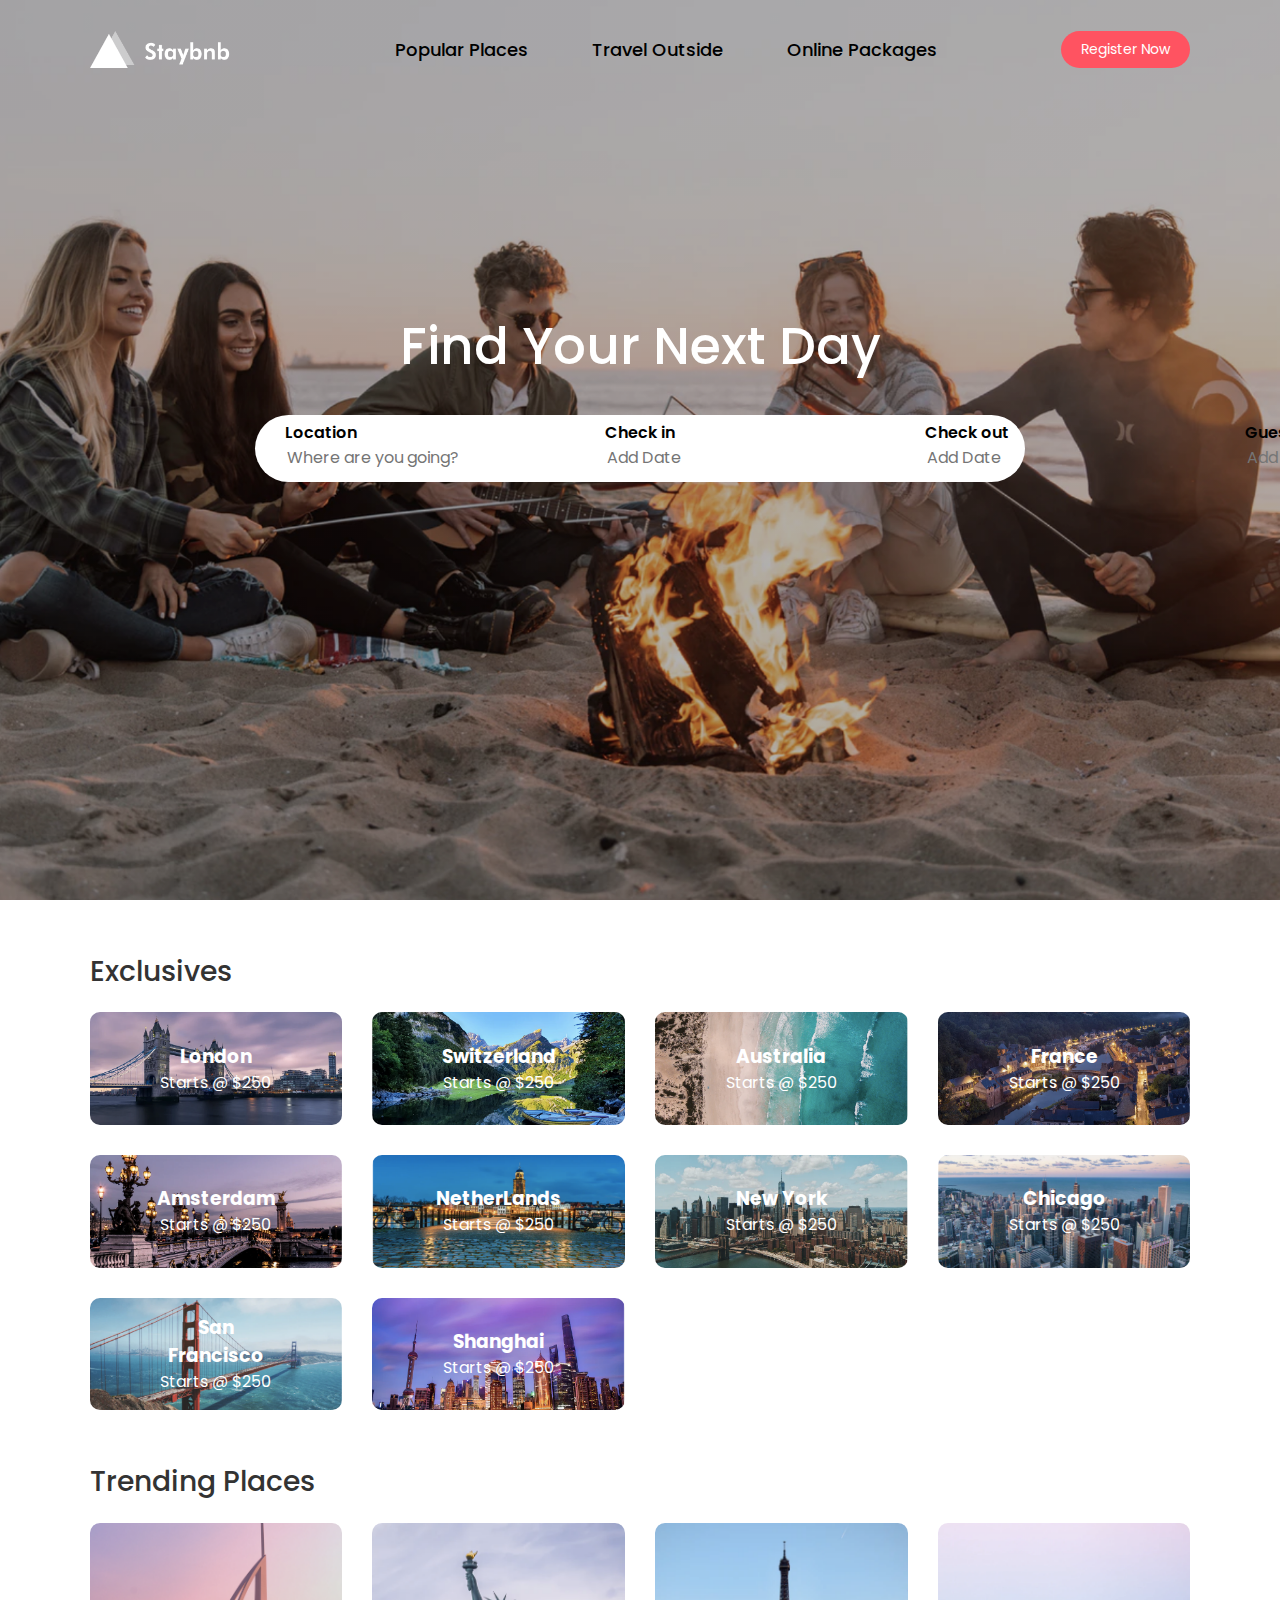
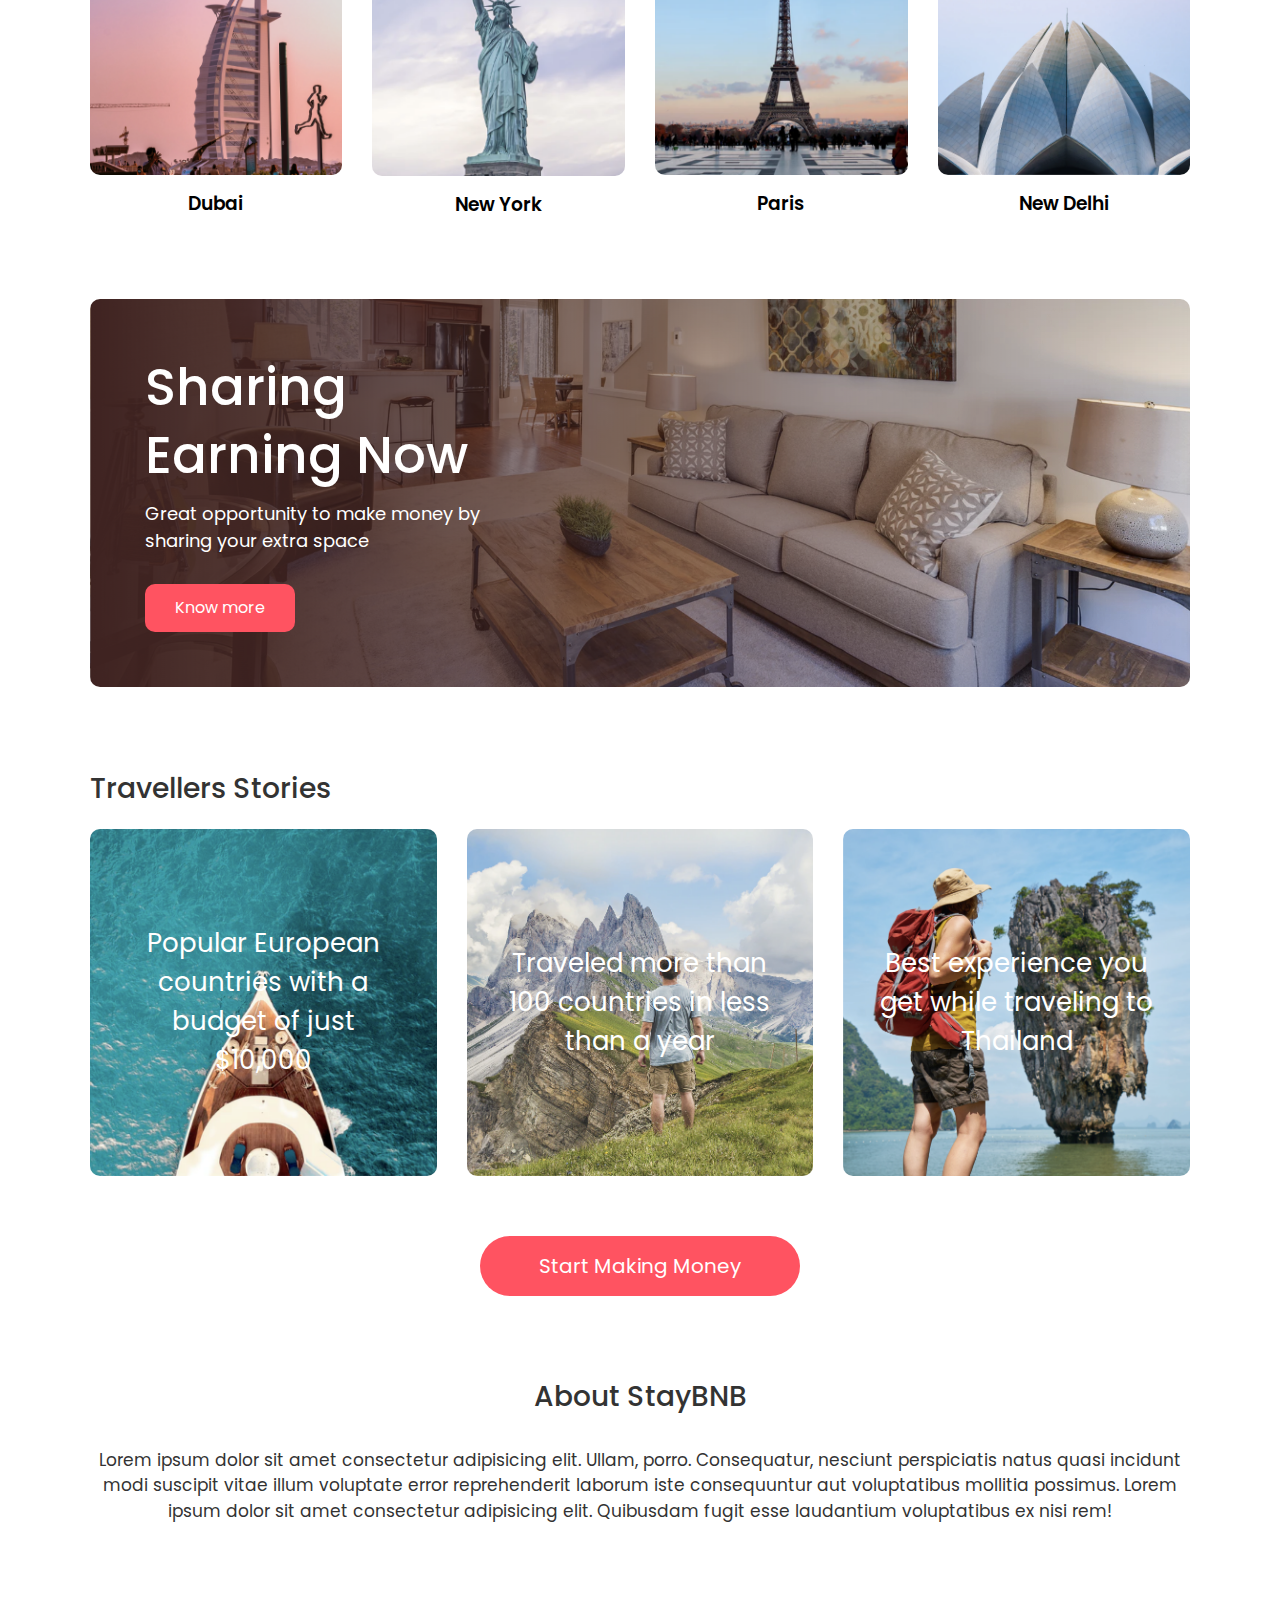
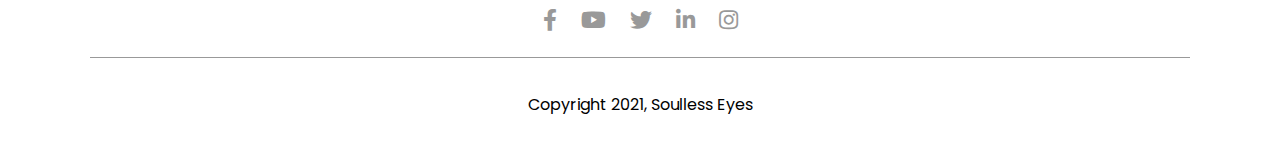
<file: index.html>
<!DOCTYPE html>
<html lang="en">
  <head>
    <meta charset="UTF-8" />
    <meta http-equiv="X-UA-Compatible" content="IE=edge" />
    <meta name="viewport" content="width=device-width, initial-scale=1.0" />
    <title>StayBNB</title>
    <link
      href="https://fonts.googleapis.com/css2?family=Poppins:wght@200;300;400;500;600;700&display=swap"
      rel="stylesheet"
    />
    <link
      rel="stylesheet"
      href="https://cdnjs.cloudflare.com/ajax/libs/font-awesome/5.15.4/css/all.min.css"
    />
    <link rel="stylesheet" href="reset.css" />
    <link rel="stylesheet" href="style.css" />
  </head>
  <body>
    <div class="header">
      <nav class="header-nav">
        <a href="index.html"
          ><img src="./images/logo.png" alt="" class="logo"
        /></a>
        <ul class="menu">
          <li class="menu-item">
            <a href="#exclusives" class="menu-link">Popular Places</a>
          </li>
          <li class="menu-item">
            <a href="#traveling-stories" class="menu-link">Travel Outside</a>
          </li>
          <li class="menu-item">
            <a href="listing.html" class="menu-link">Online Packages</a>
          </li>
        </ul>
        <a href="#" class="register-btn">Register Now</a>
      </nav>
      <div class="container">
        <h1 class="container-header">Find Your Next Day</h1>
        <div class="search-bar">
          <form>
            <div>
              <label>Location</label>
              <input type="text" placeholder="Where are you going?" />
            </div>
            <div>
              <label>Check in</label>
              <input type="text" placeholder="Add Date" />
            </div>
            <div>
              <label>Check out</label>
              <input type="text" placeholder="Add Date" />
            </div>
            <div>
              <label>Guest</label>
              <input type="text" placeholder="Add Guest" />
            </div>
            <button type="submit">
              <img src="./images/search.png" alt="" />
            </button>
          </form>
        </div>
      </div>
    </div>
    <div class="container">
      <h2 id="exclusives" class="sub-title">Exclusives</h2>
      <div class="exclusives">
        <div>
          <img src="./images/image-1.png" alt="" />
          <span>
            <h3>London</h3>
            <p>Starts @ $250</p>
          </span>
        </div>
        <div>
          <img src="./images/image-2.png" alt="" />
          <span>
            <h3>Switzerland</h3>
            <p>Starts @ $250</p>
          </span>
        </div>
        <div>
          <img src="./images/image-3.png" alt="" />
          <span>
            <h3>Australia</h3>
            <p>Starts @ $250</p>
          </span>
        </div>
        <div>
          <img src="./images/image-4.png" alt="" />
          <span>
            <h3>France</h3>
            <p>Starts @ $250</p>
          </span>
        </div>
        <div>
          <img src="./images/image-5.png" alt="" />
          <span>
            <h3>Amsterdam</h3>
            <p>Starts @ $250</p>
          </span>
        </div>
        <div>
          <img src="./images/image-6.png" alt="" />
          <span>
            <h3>NetherLands</h3>
            <p>Starts @ $250</p>
          </span>
        </div>
        <div>
          <img src="./images/image-7.png" alt="" />
          <span>
            <h3>New York</h3>
            <p>Starts @ $250</p>
          </span>
        </div>
        <div>
          <img src="./images/image-8.png" alt="" />
          <span>
            <h3>Chicago</h3>
            <p>Starts @ $250</p>
          </span>
        </div>
        <div>
          <img src="./images/image-9.png" alt="" />
          <span>
            <h3>San Francisco</h3>
            <p>Starts @ $250</p>
          </span>
        </div>
        <div>
          <img src="./images/image-10.png" alt="" />
          <span>
            <h3>Shanghai</h3>
            <p>Starts @ $250</p>
          </span>
        </div>
      </div>
      <h2 class="sub-title">Trending Places</h2>
      <div class="trending">
        <div>
          <img src="./images/dubai.png" alt="" />
          <h3>Dubai</h3>
        </div>
        <div>
          <img src="./images/new-york.png" alt="" />
          <h3>New York</h3>
        </div>
        <div>
          <img src="./images/paris.png" alt="" />
          <h3>Paris</h3>
        </div>
        <div>
          <img src="./images/new-delhi.png" alt="" />
          <h3>New Delhi</h3>
        </div>
      </div>
      <div class="cta">
        <h3>Sharing <br />Earning Now</h3>
        <p>Great opportunity to make money by <br />sharing your extra space</p>
        <a href="house.html" class="cta-btn">Know more</a>
      </div>
      <h2 id="traveling-stories" class="sub-title">Travellers Stories</h2>
      <div class="stories">
        <div>
          <img src="./images/story-1.png" alt="" />
          <p>Popular European countries with a budget of just $10,000</p>
        </div>
        <div>
          <img src="./images/story-2.png" alt="" />
          <p>Traveled more than 100 countries in less than a year</p>
        </div>
        <div>
          <img src="./images/story-3.png" alt="" />
          <p>Best experience you get while traveling to Thailand</p>
        </div>
      </div>
      <a href="#" class="start-btn">Start Making Money</a>
      <div class="about-msg">
        <h2>About StayBNB</h2>
        <p>
          Lorem ipsum dolor sit amet consectetur adipisicing elit. Ullam, porro.
          Consequatur, nesciunt perspiciatis natus quasi incidunt modi suscipit
          vitae illum voluptate error reprehenderit laborum iste consequuntur
          aut voluptatibus mollitia possimus. Lorem ipsum dolor sit amet
          consectetur adipisicing elit. Quibusdam fugit esse laudantium
          voluptatibus ex nisi rem!
        </p>
      </div>

      <div class="footer">
        <a href=""><i class="fab fa-facebook-f"></i></a>
        <a href=""><i class="fab fa-youtube"></i></a>
        <a href=""><i class="fab fa-twitter"></i></a>
        <a href=""><i class="fab fa-linkedin-in"></i></a>
        <a href=""><i class="fab fa-instagram"></i></a>
        <hr />
        <p>Copyright 2021, Soulless Eyes</p>
      </div>
    </div>
  </body>
</html>
</file>
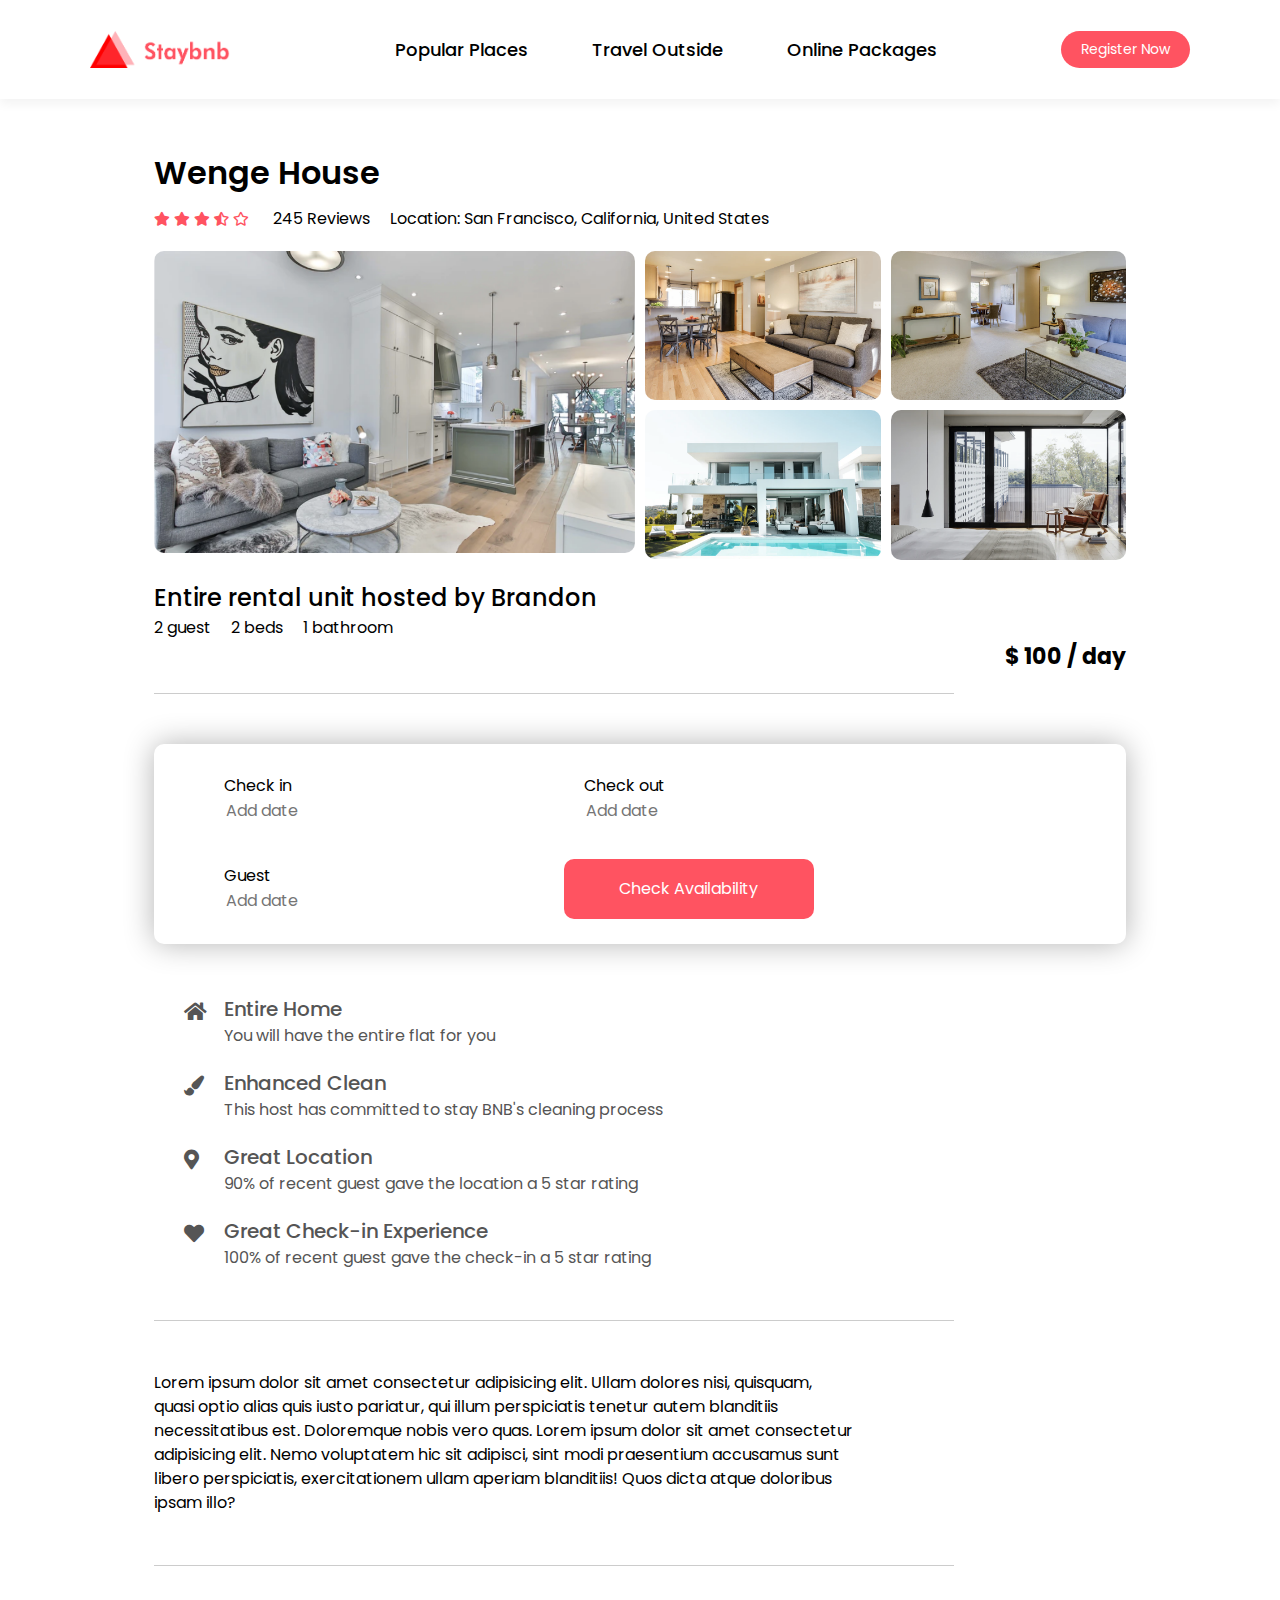
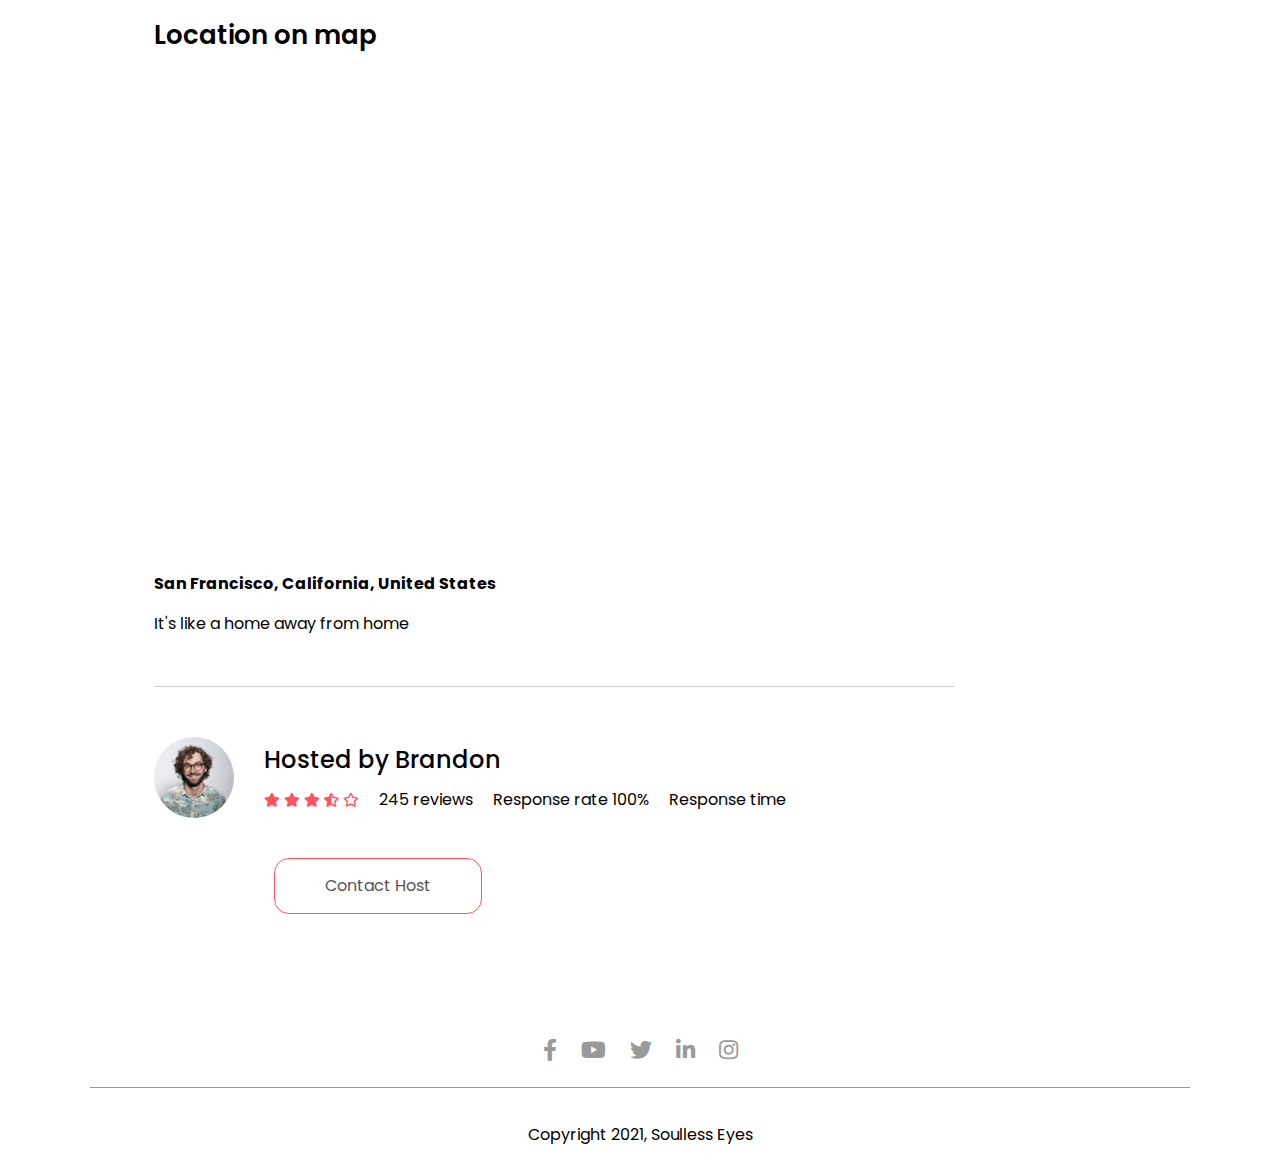
<file: house.html>
<!DOCTYPE html>
<html lang="en">
  <head>
    <meta charset="UTF-8" />
    <meta http-equiv="X-UA-Compatible" content="IE=edge" />
    <meta name="viewport" content="width=device-width, initial-scale=1.0" />
    <title>House Details Page</title>
    <link
      href="https://fonts.googleapis.com/css2?family=Poppins:wght@200;300;400;500;600;700&display=swap"
      rel="stylesheet"
    />
    <link
      rel="stylesheet"
      href="https://cdnjs.cloudflare.com/ajax/libs/font-awesome/5.15.4/css/all.min.css"
    />
    <link rel="stylesheet" href="reset.css" />
    <link rel="stylesheet" href="style.css" />
  </head>
  <body>
    <nav class="header-nav navbar-white">
      <a href="index.html"
        ><img src="./images/logo-red.png" alt="" class="logo"
      /></a>
      <ul class="menu">
        <li class="menu-item">
          <a href="#" class="menu-link">Popular Places</a>
        </li>
        <li class="menu-item">
          <a href="#" class="menu-link">Travel Outside</a>
        </li>
        <li class="menu-item">
          <a href="listing.html" class="menu-link">Online Packages</a>
        </li>
      </ul>
      <a href="#" class="register-btn">Register Now</a>
    </nav>
    <div class="house-details">
      <div class="house-title">
        <h1>Wenge House</h1>
        <div class="row">
          <div>
            <i class="fas fa-star"></i>
            <i class="fas fa-star"></i>
            <i class="fas fa-star"></i>
            <i class="fas fa-star-half-alt"></i>
            <i class="far fa-star"></i>
            <span>245 Reviews</span>
          </div>
          <div>
            <p>Location: San Francisco, California, United States</p>
          </div>
        </div>
        <div class="gallery">
          <div class="gallery-img-1">
            <img src="./images/house-1.png" alt="" />
          </div>
          <div><img src="./images/house-2.png" alt="" /></div>
          <div><img src="./images/house-3.png" alt="" /></div>
          <div><img src="./images/house-4.png" alt="" /></div>
          <div><img src="./images/house-5.png" alt="" /></div>
        </div>
        <div class="small-details">
          <h2>Entire rental unit hosted by Brandon</h2>
          <p>2 guest &nbsp; &nbsp; 2 beds &nbsp; &nbsp; 1 bathroom</p>
          <h4>$ 100 / day</h4>
        </div>
        <hr class="line" />
        <form class="check-form">
          <div>
            <label>Check in</label>
            <input type="text" placeholder="Add date" />
          </div>
          <div>
            <label>Check out</label>
            <input type="text" placeholder="Add date" />
          </div>
          <div>
            <label class="guest-field">Guest</label>
            <input type="text" placeholder="Add date" />
          </div>
          <button class="type-submit">Check Availability</button>
        </form>
        <ul class="details-list">
          <li>
            <i class="fas fa-home details-icon"></i>
            Entire Home
            <p>You will have the entire flat for you</p>
          </li>
          <li>
            <i class="fas fa-paint-brush details-icon"></i>
            Enhanced Clean
            <p>This host has committed to stay BNB's cleaning process</p>
          </li>
          <li>
            <i class="fas fa-map-marker-alt details-icon"></i>
            Great Location
            <p>90% of recent guest gave the location a 5 star rating</p>
          </li>
          <li>
            <i class="fas fa-heart details-icon"></i>
            Great Check-in Experience
            <p>100% of recent guest gave the check-in a 5 star rating</p>
          </li>
        </ul>
        <hr class="line" />
        <p class="home-desc">
          Lorem ipsum dolor sit amet consectetur adipisicing elit. Ullam dolores
          nisi, quisquam, quasi optio alias quis iusto pariatur, qui illum
          perspiciatis tenetur autem blanditiis necessitatibus est. Doloremque
          nobis vero quas. Lorem ipsum dolor sit amet consectetur adipisicing
          elit. Nemo voluptatem hic sit adipisci, sint modi praesentium
          accusamus sunt libero perspiciatis, exercitationem ullam aperiam
          blanditiis! Quos dicta atque doloribus ipsam illo?
        </p>
        <hr class="line" />

        <div class="map">
          <h3 class="map-header">Location on map</h3>
          <iframe
            src="https://www.google.com/maps/embed?pb=!1m18!1m12!1m3!1d42450.49143144549!2d-122.45842577521532!3d37.73958628349611!2m3!1f0!2f0!3f0!3m2!1i1024!2i768!4f13.1!3m3!1m2!1s0x80859a6d00690021%3A0x4a501367f076adff!2sSan%20Francisco%2C%20California%2C%20Hoa%20K%E1%BB%B3!5e0!3m2!1svi!2s!4v1641380730043!5m2!1svi!2s"
            width="600"
            height="450"
            style="border: 0"
            allowfullscreen=""
            loading="lazy"
          ></iframe>
          <b>San Francisco, California, United States</b>
          <p class="map-desc">It's like a home away from home</p>
        </div>
        <hr class="line" />
        <div class="host">
          <img src="./images/host.png" alt="" />
          <div>
            <h2 class="host-header">Hosted by Brandon</h2>
            <p class="host-desc">
              <span class="host-desc-span">
                <i class="fas fa-star host-icon"></i>
                <i class="fas fa-star host-icon"></i>
                <i class="fas fa-star host-icon"></i>
                <i class="fas fa-star-half-alt host-icon"></i>
                <i class="far fa-star host-icon"></i> </span
              >&nbsp; &nbsp; 245 reviews &nbsp; &nbsp; Response rate 100% &nbsp;
              &nbsp; Response time
            </p>
          </div>
        </div>
        <a href="#" class="host-contact">Contact Host</a>
      </div>
    </div>
    <div class="container">
      <div class="footer">
        <a href=""><i class="fab fa-facebook-f"></i></a>
        <a href=""><i class="fab fa-youtube"></i></a>
        <a href=""><i class="fab fa-twitter"></i></a>
        <a href=""><i class="fab fa-linkedin-in"></i></a>
        <a href=""><i class="fab fa-instagram"></i></a>
        <hr />
        <p>Copyright 2021, Soulless Eyes</p>
      </div>
    </div>
  </body>
</html>
</file>
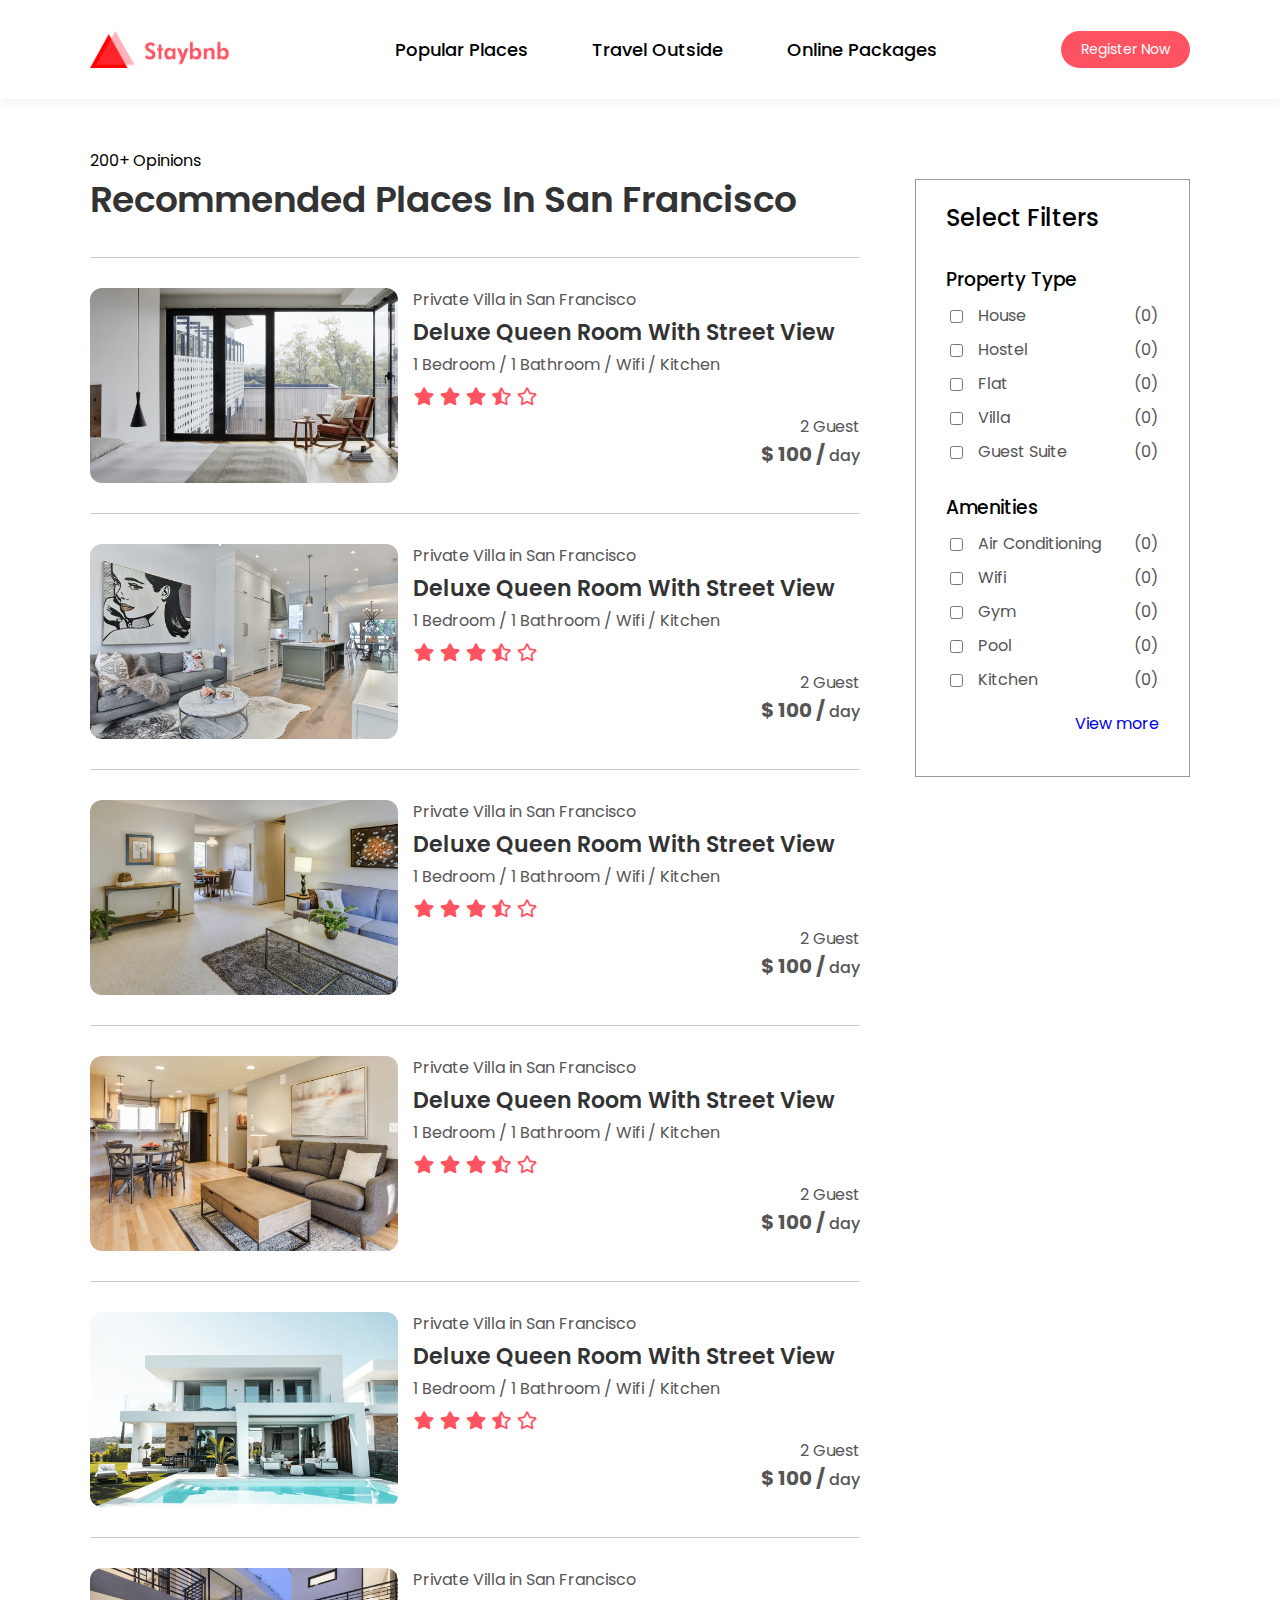
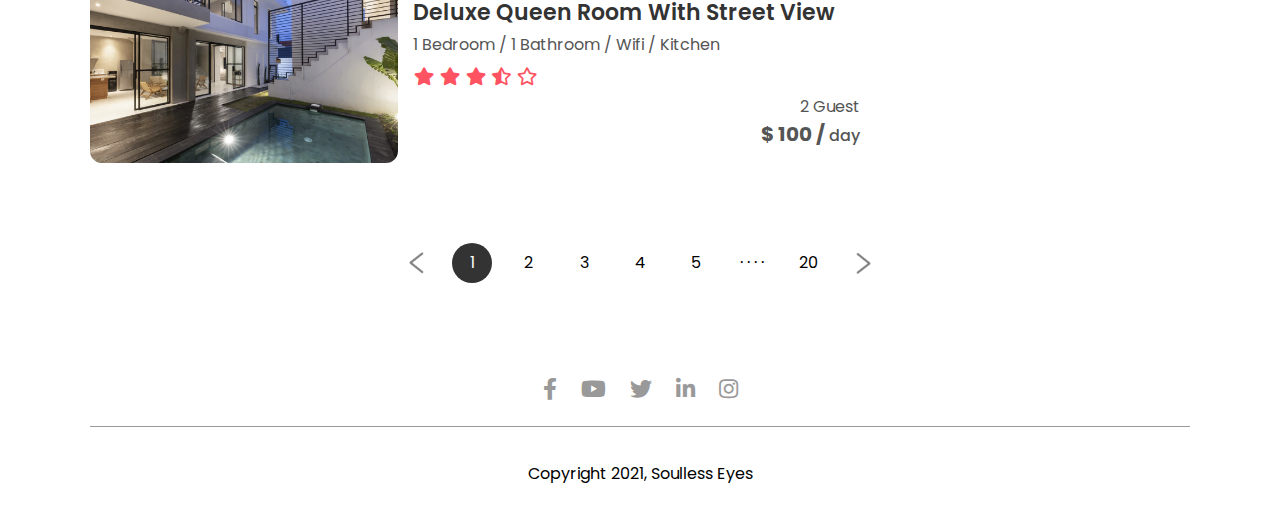
<file: listing.html>
<!DOCTYPE html>
<html lang="en">
  <head>
    <meta charset="UTF-8" />
    <meta http-equiv="X-UA-Compatible" content="IE=edge" />
    <meta name="viewport" content="width=device-width, initial-scale=1.0" />
    <title>StayBNB</title>
    <link
      href="https://fonts.googleapis.com/css2?family=Poppins:wght@200;300;400;500;600;700&display=swap"
      rel="stylesheet"
    />
    <link
      rel="stylesheet"
      href="https://cdnjs.cloudflare.com/ajax/libs/font-awesome/5.15.4/css/all.min.css"
    />
    <link rel="stylesheet" href="reset.css" />
    <link rel="stylesheet" href="style.css" />
  </head>
  <body>
    <nav class="header-nav navbar-white">
      <a href="index.html"
        ><img src="./images/logo-red.png" alt="" class="logo"
      /></a>
      <ul class="menu">
        <li class="menu-item">
          <a href="#" class="menu-link">Popular Places</a>
        </li>
        <li class="menu-item">
          <a href="#" class="menu-link">Travel Outside</a>
        </li>
        <li class="menu-item">
          <a href="listing.html" class="menu-link">Online Packages</a>
        </li>
      </ul>
      <a href="#" class="register-btn">Register Now</a>
    </nav>

    <div class="container">
      <div class="list-container">
        <div class="left-col">
          <p>200+ Opinions</p>
          <h1 class="list-container-header">
            Recommended Places In San Francisco
          </h1>
          <div class="house">
            <div class="house-image">
              <img src="./images/image-s1.png" alt="" />
            </div>
            <div class="house-info">
              <p>Private Villa in San Francisco</p>
              <h3>Deluxe Queen Room With Street View</h3>
              <p>1 Bedroom / 1 Bathroom / Wifi / Kitchen</p>
              <i class="fas fa-star"></i>
              <i class="fas fa-star"></i>
              <i class="fas fa-star"></i>
              <i class="fas fa-star-half-alt"></i>
              <i class="far fa-star"></i>
              <div class="house-price">
                <p>2 Guest</p>
                <h4>$ 100 / <span>day</span></h4>
              </div>
            </div>
          </div>
          <div class="house">
            <div class="house-image">
              <img src="./images/image-s2.png" alt="" />
            </div>
            <div class="house-info">
              <p>Private Villa in San Francisco</p>
              <h3>Deluxe Queen Room With Street View</h3>
              <p>1 Bedroom / 1 Bathroom / Wifi / Kitchen</p>
              <i class="fas fa-star"></i>
              <i class="fas fa-star"></i>
              <i class="fas fa-star"></i>
              <i class="fas fa-star-half-alt"></i>
              <i class="far fa-star"></i>
              <div class="house-price">
                <p>2 Guest</p>
                <h4>$ 100 / <span>day</span></h4>
              </div>
            </div>
          </div>
          <div class="house">
            <div class="house-image">
              <img src="./images/image-s3.png" alt="" />
            </div>
            <div class="house-info">
              <p>Private Villa in San Francisco</p>
              <h3>Deluxe Queen Room With Street View</h3>
              <p>1 Bedroom / 1 Bathroom / Wifi / Kitchen</p>
              <i class="fas fa-star"></i>
              <i class="fas fa-star"></i>
              <i class="fas fa-star"></i>
              <i class="fas fa-star-half-alt"></i>
              <i class="far fa-star"></i>
              <div class="house-price">
                <p>2 Guest</p>
                <h4>$ 100 / <span>day</span></h4>
              </div>
            </div>
          </div>
          <div class="house">
            <div class="house-image">
              <img src="./images/image-s4.png" alt="" />
            </div>
            <div class="house-info">
              <p>Private Villa in San Francisco</p>
              <h3>Deluxe Queen Room With Street View</h3>
              <p>1 Bedroom / 1 Bathroom / Wifi / Kitchen</p>
              <i class="fas fa-star"></i>
              <i class="fas fa-star"></i>
              <i class="fas fa-star"></i>
              <i class="fas fa-star-half-alt"></i>
              <i class="far fa-star"></i>
              <div class="house-price">
                <p>2 Guest</p>
                <h4>$ 100 / <span>day</span></h4>
              </div>
            </div>
          </div>
          <div class="house">
            <div class="house-image">
              <img src="./images/image-s5.png" alt="" />
            </div>
            <div class="house-info">
              <p>Private Villa in San Francisco</p>
              <h3>Deluxe Queen Room With Street View</h3>
              <p>1 Bedroom / 1 Bathroom / Wifi / Kitchen</p>
              <i class="fas fa-star"></i>
              <i class="fas fa-star"></i>
              <i class="fas fa-star"></i>
              <i class="fas fa-star-half-alt"></i>
              <i class="far fa-star"></i>
              <div class="house-price">
                <p>2 Guest</p>
                <h4>$ 100 / <span>day</span></h4>
              </div>
            </div>
          </div>
          <div class="house">
            <div class="house-image">
              <img src="./images/image-s6.png" alt="" />
            </div>
            <div class="house-info">
              <p>Private Villa in San Francisco</p>
              <h3>Deluxe Queen Room With Street View</h3>
              <p>1 Bedroom / 1 Bathroom / Wifi / Kitchen</p>
              <i class="fas fa-star"></i>
              <i class="fas fa-star"></i>
              <i class="fas fa-star"></i>
              <i class="fas fa-star-half-alt"></i>
              <i class="far fa-star"></i>
              <div class="house-price">
                <p>2 Guest</p>
                <h4>$ 100 / <span>day</span></h4>
              </div>
            </div>
          </div>
        </div>
        <div class="right-col">
          <div class="sidebar">
            <h2>Select Filters</h2>
            <h3>Property Type</h3>
            <div class="filter">
              <input type="checkbox" />
              <p>House</p>
              <span>(0)</span>
            </div>
            <div class="filter">
              <input type="checkbox" />
              <p>Hostel</p>
              <span>(0)</span>
            </div>
            <div class="filter">
              <input type="checkbox" />
              <p>Flat</p>
              <span>(0)</span>
            </div>
            <div class="filter">
              <input type="checkbox" />
              <p>Villa</p>
              <span>(0)</span>
            </div>
            <div class="filter">
              <input type="checkbox" />
              <p>Guest Suite</p>
              <span>(0)</span>
            </div>
            <h3>Amenities</h3>
            <div class="filter">
              <input type="checkbox" />
              <p>Air Conditioning</p>
              <span>(0)</span>
            </div>
            <div class="filter">
              <input type="checkbox" />
              <p>Wifi</p>
              <span>(0)</span>
            </div>
            <div class="filter">
              <input type="checkbox" />
              <p>Gym</p>
              <span>(0)</span>
            </div>
            <div class="filter">
              <input type="checkbox" />
              <p>Pool</p>
              <span>(0)</span>
            </div>
            <div class="filter">
              <input type="checkbox" />
              <p>Kitchen</p>
              <span>(0)</span>
            </div>
            <div class="sidebar-link"><a href="#">View more</a></div>
          </div>
        </div>
      </div>
      <div class="pagination">
        <img src="./images/arrow.png" alt="" />
        <span class="current">1</span>
        <span>2</span>
        <span>3</span>
        <span>4</span>
        <span>5</span>
        <span>&middot; &middot; &middot; &middot;</span>
        <span>20</span>
        <img src="./images/arrow.png" class="right-arrow" />
      </div>
      <div class="footer">
        <a href=""><i class="fab fa-facebook-f"></i></a>
        <a href=""><i class="fab fa-youtube"></i></a>
        <a href=""><i class="fab fa-twitter"></i></a>
        <a href=""><i class="fab fa-linkedin-in"></i></a>
        <a href=""><i class="fab fa-instagram"></i></a>
        <hr />
        <p>Copyright 2021, Soulless Eyes</p>
      </div>
    </div>
  </body>
</html>
</file>
<file: style.css>
* {
  font-family: "Poppins", sans-serif;
  scroll-behavior: smooth;
}
.header {
  min-height: 100vh;
  width: 100%;
  background-image: linear-gradient(rgba(0, 0, 0, 0.3), rgba(0, 0, 0, 0.3)),
    url(./images/banner.png);
  background-size: cover;
  background-position: center;
}
.header-nav {
  display: flex;
  justify-content: space-between;
  align-items: center;
  padding: 20px 7%;
}
.logo {
  width: 140px;
  cursor: pointer;
}
.menu-item {
  list-style: none;
  display: inline-block;
  margin: 0 30px;
}
.menu-link {
  font-size: 18px;
  font-weight: 500;
  text-decoration: none;
  color: #ffff;
  transition: all 0.25s;
}
.menu-link:hover {
  color: #ee636f;
  /* font-size: 18px; */
}
.register-btn {
  background-color: #fff;
  color: #000;
  padding: 8px 20px;
  border-radius: 20px;
  font-size: 14px;
  text-decoration: none;
  transition: all 0.5s;
}
.register-btn:hover {
  background-color: #ee636f;
}
.container {
  padding: 0 7%;
}
.container-header {
  font-size: 4vw;
  font-weight: 500;
  color: #fff;
  text-align: center;
  padding-top: 19%;
}
.search-bar {
  background-color: #fff;
  width: 70%;
  margin: 30px auto;
  padding: 6px 10px 6px 30px;
  border-radius: 50px;
}
.search-bar form {
  display: grid;
  grid-template-columns: 2fr 1fr 1fr 1fr 1fr;
}
.search-bar form input {
  display: block;
  outline: none;
  border: 0;
  background-color: transparent;
}
.search-bar form button {
  background-color: #ff5361;
  width: 55px;
  height: 55px;
  border-radius: 50%;
  outline: none;
  border: 0;
  cursor: pointer;
}
.search-bar form button img {
  width: 15px;
  margin: auto;
}
.search-bar form label {
  font-weight: 600;
}
/* ==========Exclusives========= */
.sub-title {
  margin: 50px 0 20px;
  font-size: 2.2vw;
  font-weight: 500;
  color: #333;
}
.exclusives {
  display: grid;
  grid-template-columns: repeat(auto-fit, minmax(200px, 1fr));
  grid-gap: 30px;
  /* margin-bottom: 50px; */
}
.exclusives div img {
  width: 100%;
  border-radius: 10px;
}
.exclusives div {
  position: relative;
  cursor: pointer;
  transition: all 0.25s;
}
.exclusives div:hover {
  transform: scale(1.1);
}
.exclusives div span {
  position: absolute;
  top: 50%;
  left: 50%;
  transform: translate(-50%, -50%);
  text-align: center;
  color: #fff;
}
/* ===============Trending=============== */
.trending {
  display: grid;
  grid-template-columns: repeat(auto-fit, minmax(200px, 1fr));
  grid-gap: 30px;
  margin-bottom: 30px;
}
.trending div img {
  width: 100%;
  border-radius: 10px;
  cursor: pointer;
  transition: all 0.25s;
}
.trending div img:hover {
  transform: scale(1.05);
}
.trending div h3 {
  font-weight: 600;
  margin-top: 15px;
  text-align: center;
}

/* ===============CTA============= */
.cta {
  margin: 80px 0;
  background-image: linear-gradient(to right, #3f2321, transparent),
    url(./images/banner-2.png);
  background-size: cover;
  background-position: center;
  border-radius: 10px;
  color: #fff;
  padding: 5%;
}
.cta h3 {
  font-weight: 500;
  font-size: 4vw;
  line-height: 5.3vw;
}
.cta p {
  font-size: 18px;
  margin: 10px 0;
}
.cta-btn {
  display: inline-block;
  background-color: #ff5361;
  color: #fff;
  border-radius: 10px;
  text-decoration: none;
  padding: 12px 30px;
  margin-top: 20px;
  transition: all 0.25s;
}
.cta-btn:hover {
  transform: scale(0.9);
}
/* ===============stories============================= */
.stories {
  display: grid;
  grid-template-columns: repeat(auto-fit, minmax(200px, 1fr));
  grid-gap: 30px;
  margin-bottom: 30px;
}
.stories img {
  width: 100%;
  border-radius: 10px;
}
.stories div {
  position: relative;
  text-align: center;
  cursor: pointer;
  transition: all 0.25s;
}
.stories div:hover {
  transform: scale(1.07);
}
.stories div p {
  position: absolute;
  width: 80%;
  top: 50%;
  left: 50%;
  transform: translate(-50%, -50%);
  color: #fff;
  font-size: 26px;
}
.start-btn {
  display: block;
  max-width: 320px;
  width: 80%;
  background-color: #ff5361;
  color: #fff;
  border-radius: 30px;
  padding: 15px;
  margin: 60px auto;
  text-align: center;
  text-decoration: none;
  font-size: 20px;
  transition: all 0.25s;
}
.start-btn:hover {
  transform: scale(0.9);
}
.about-msg {
  margin: 80px 0;
  text-align: center;
  color: #333;
  font-size: 17px;
}
.about-msg h2 {
  font-weight: 500;
  font-size: 28px;
  margin-bottom: 30px;
}
.footer {
  margin: 80px 0 10px;
  text-align: center;
}
.footer a {
  margin: 0 10px;
  text-decoration: none;
  font-size: 22px;
  color: #999;
}
.footer hr {
  background-color: #999;
  height: 1px;
  width: 100%;
  border: 0;
  margin: 20px 0;
}
.footer p {
  padding: 15px 0;
}
/* ===========Listing Page============================= */
.navbar-white {
  background-color: #fff;
  box-shadow: 0 5px 10px rgba(0, 0, 0, 0.05);
}
.menu-link {
  color: #000;
}
.register-btn {
  background-color: #ff5361;
  color: #fff;
}
.list-container {
  display: flex;
  margin-top: 50px;
  justify-content: space-between;
  flex-wrap: wrap;
}
.left-col {
  flex-basis: 70%;
}
.right-col {
  flex-basis: 25%;
}
.list-container-header {
  color: #333;
  font-weight: 600;
  font-size: 36px;
  margin-bottom: 30px;
}
.house {
  display: flex;
  justify-content: space-between;
  flex-wrap: wrap;
  border-top: 1px solid #ccc;
  padding: 30px 0;
}
.house-image {
  flex-basis: 40%;
}
.house-info {
  flex-basis: 58%;
  color: #555;
}
.house-image img {
  width: 100%;
  border-radius: 12px;
  transition: all 0.25s;
}
.house-image img:hover {
  transform: scale(0.9);
}
.house-info h3 {
  color: #333;
  font-size: 22px;
  font-weight: 600;
  margin: 4px 0;
  cursor: pointer;
}
.house-info i {
  color: #ff5361;
  font-size: 18px;
  margin: 10px 1px;
}
.house-price {
  text-align: right;
}
.house-price h4 {
  font-size: 20px;
}
.house-price h4 span {
  font-size: 16px;
  font-weight: 500;
}
.sidebar {
  border: 1px solid #999;
  padding: 20px 30px;
  margin-top: 30px;
}
.sidebar h2 {
  font-weight: 500;
}
.sidebar h3 {
  font-weight: 500;
  margin: 30px 0 10px;
}
.filter {
  display: flex;
  align-items: center;
  color: #555;
  margin-bottom: 10px;
}
.filter p {
  flex: 1;
}
.filter input {
  margin-right: 15px;
  cursor: pointer;
}
.sidebar-link {
  margin: 20px 0;
  text-align: right;
}
.sidebar-link a {
  text-decoration: none;
}
.pagination {
  display: flex;
  justify-content: center;
  align-items: center;
  margin: 40px 0;
}
.pagination img {
  width: 15px;
  margin: 10px 20px;
}
.right-arrow {
  transform: rotate(180deg);
}
.pagination span {
  margin: 10px 8px;
  width: 40px;
  height: 40px;
  line-height: 40px;
  border-radius: 50%;
  text-align: center;
  cursor: pointer;
  transition: all 0.25s;
}
.pagination span:hover {
  transform: scale(1.2);
}
.current {
  background-color: #333;
  color: #fff;
}
/* ==========Responsive========== */
@media only screen and (max-width: 700px) {
  .header-nav {
    padding: 0 7%;
  }
  .menu-link {
    display: none;
  }
  .register-btn {
    font-size: 10px;
    padding: 5px 30px;
    text-align: center;
  }
  .list-container {
    margin-top: 50px;
  }
  .left-col,
  .right-col,
  .house-image,
  .house-info {
    flex-basis: 100%;
    text-align: center;
  }
  .list-container-header {
    font-size: 22px;
  }
  .house-info h3 {
    font-size: 18px;
  }
  .house-price {
    text-align: center;
  }
  .pagination span {
    margin: 10px 2px;
    width: 30px;
    height: 30px;
    line-height: 30px;
    font-size: 12px;
  }
}
/* ================House Details Page =============================== */
.house-details {
  padding: 0 12%;
}
.house-title {
  margin-top: 50px;
}
.house-title h1 {
  font-weight: 600;
}
.house-title .row {
  display: flex;
  flex-wrap: wrap;
  align-items: center;
  margin: 10px 0;
}
.house-title span {
  margin: 0 20px;
}
.house-title i {
  color: #ff5361;
  font-size: 14px;
}
.gallery {
  display: grid;
  grid-gap: 10px;
  grid-template-areas: "first first . ." "first first . .";
  margin: 20px 0;
}
.gallery div img {
  width: 100%;
  display: block;
  border-radius: 10px;
  background-size: cover;
  background-position: center;
  cursor: pointer;
  transition: all 0.25s;
}
.gallery div img:hover {
  transform: scale(0.9);
}
.gallery .gallery-img-1 {
  grid-area: first;
}
.small-details h2 {
  font-weight: 500;
}
.small-details h4 {
  font-size: 22px;
  text-align: right;
}
.line {
  border: 0;
  height: 1px;
  background-color: #ccc;
  width: 100%;
  max-width: 800px;
  margin: 20px 0 50px;
}
.check-form {
  display: flex;
  flex-wrap: wrap;
  margin: 30px 0;
  padding: 10px 50px;
  align-items: center;
  background-color: #fff;
  box-shadow: 0 0 30px rgba(0, 0, 0, 0.3);
  border-radius: 10px;
}
.check-form label {
  display: block;
}
.check-form div {
  padding: 20px;
}
.check-form input {
  border: 0;
  outline: none;
}
.check-form .type-submit {
  border: 0;
  outline: none;
  background-color: #ff5361;
  color: #fff;
  padding: 18px;
  width: 250px;
  border-radius: 10px;
  font-size: 16px;
  cursor: pointer;
  transition: all 0.25s;
}
.check-form .type-submit:hover {
  transform: scale(1.1);
}
.guest-field {
  flex: 1;
}
.details-list {
  list-style: none;
  margin: 50px 0;
}
.details-list li {
  font-size: 20px;
  font-weight: 500;
  margin-bottom: 20px;
  color: #555;
  margin-left: 30px;
  position: relative;
}
.details-list p {
  display: block;
  font-weight: 400;
  font-size: 16px;
}
.details-icon {
  position: absolute;
  top: 8px;
  left: -40px;
  font-size: 20px !important;
  color: #555 !important;
}
.home-desc {
  max-width: 700px;
  margin-bottom: 50px;
}
.map {
  margin: 50px 0;
}
.map iframe {
  margin-bottom: 30px;
  width: 100%;
}
.map-header {
  margin-bottom: 30px;
  font-size: 26px;
  font-weight: 600;
}
.map b {
  display: block;
  margin-bottom: 16px;
}
.host {
  display: flex;
  align-items: center;
}
.host img {
  width: 80px;
  border-radius: 50%;
  margin-right: 30px;
}
.host-header {
  font-weight: 500;
  margin-bottom: 10px;
}
.host-desc-span {
  margin: 0 !important;
}
.host-contact {
  display: inline-block;
  margin: 40px 0 40px 120px;
  text-decoration: none;
  color: #555;
  padding: 15px 50px;
  border: 1px solid #ff5361;
  border-radius: 15px;
  transition: all 0.25s;
}
.host-contact:hover {
  transform: scale(1.1);
}

/* ========responsive */
@media screen and (min-width: 1681px) {
  .check-form .type-submit {
    border: 0;
    outline: none;
    background-color: #ff5361;
    color: #fff;
    padding: 18px;
    width: 350px;
    border-radius: 10px;
    font-size: 16px;
  }
}
</file>
